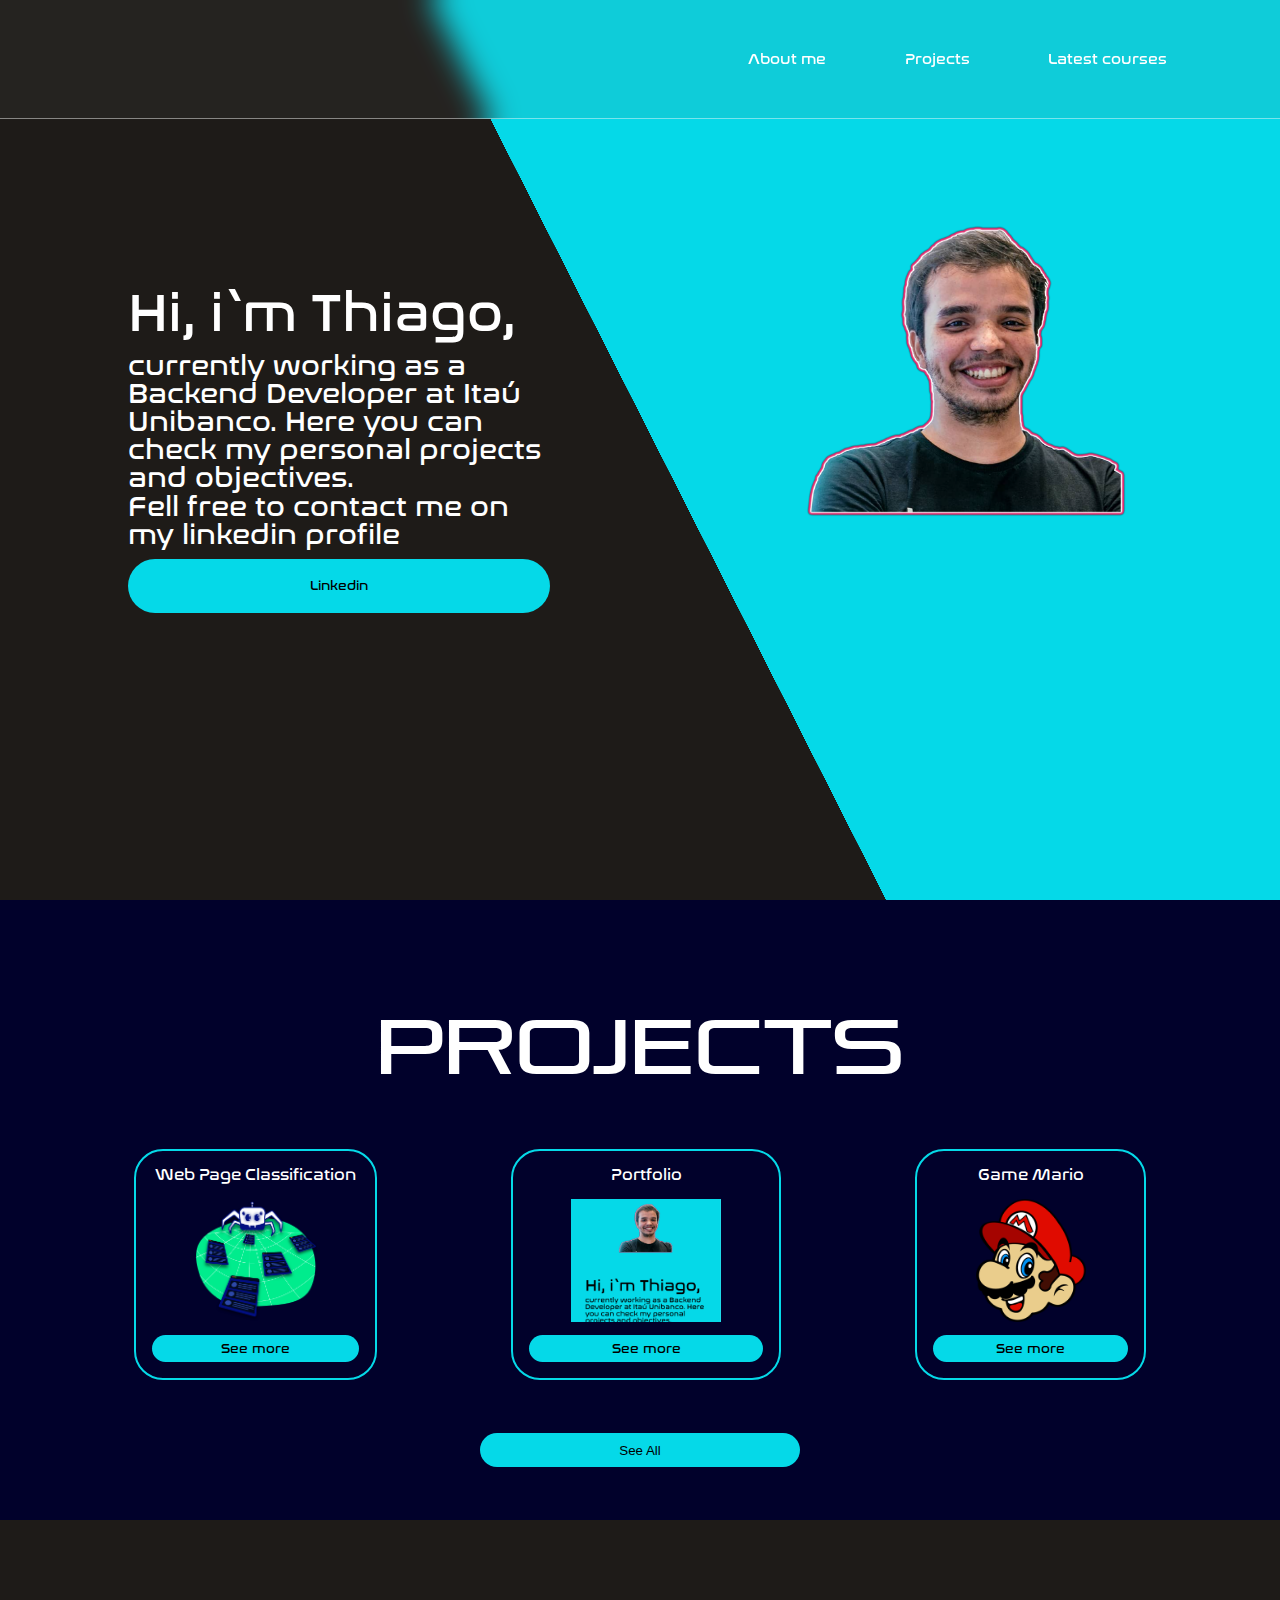
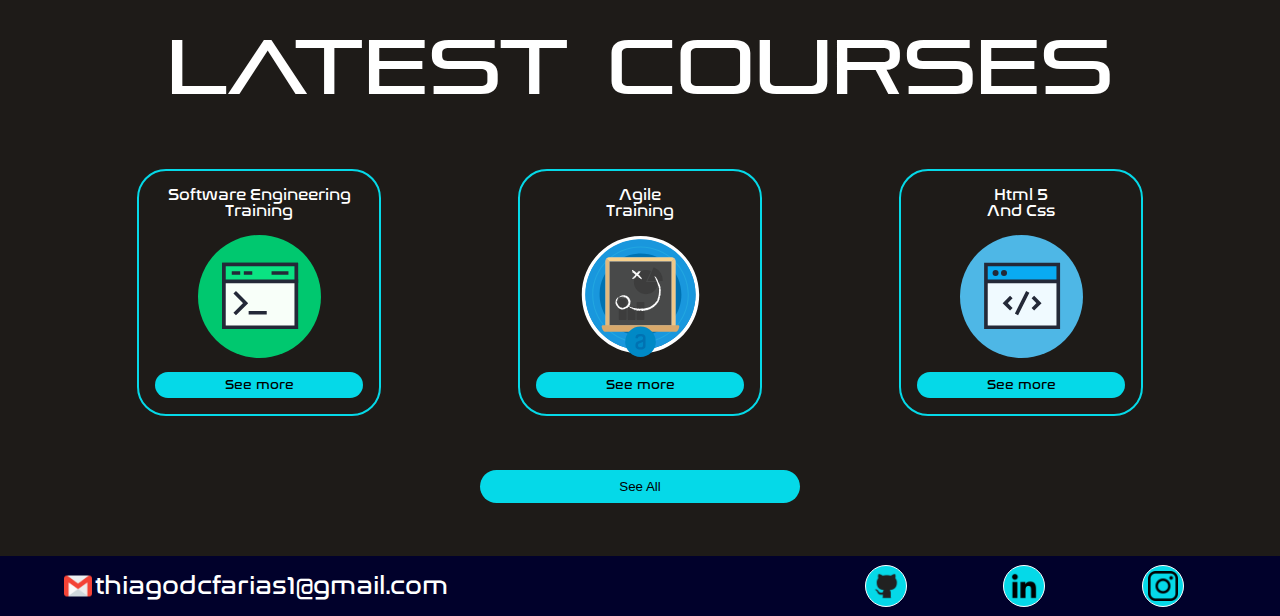
<file: index.html>
<!DOCTYPE html>
<html lang="pt-br">
	<head>
		<meta charset="UTF-8">
		<meta name="viewport" content="width=device-width">
		<title>Portfólio | Thiago Farias </title>
		<link rel="stylesheet" href="./src/css/reset.css">
		<link rel="stylesheet" href="./src/css/style.css">
	</head>
    <body>
    	<header>
			<div class="cabecalho">
                <nav class = 'cabecalho-nav'>
                    <ul class = 'cabecalho-lista' >
                        <li><a href="#sobre-mim">About me</a></li>
                        <li><a href="#projetos">Projects</a></li>
                        <li><a href="#cursos">Latest courses</a></li>
						<li></li>
                    </ul>
                </nav>
			</div>
		</header>
        <main id="sobre-mim">
			<div class = "apresentacao">
            	<p>Hi, i`m Thiago,</p>
				<p> currently working as a Backend Developer at Itaú Unibanco.
                	 Here you can check my personal projects and objectives.</p>
				<p> Fell free to contact me on my linkedin profile</p>
				<a href="https://www.linkedin.com/in/thiagodcfarias/" target="_blank">
					<input type="submit" value="Linkedin" class="linkedin_botao">
				</a>
            	
			</div>
			<div class = 'apresentacao_img'>
					<h1>
						<img class = 'perfil' src="./src/img/perfil_com_borda.png" alt = "Thiago Farias de perfil">
					</h1>
			</div>
            
        </main>
        <section class = 'projetos' id="projetos">
            <h1 class = 'titulo_sessao' >projects</h1>
            <ul>
                <li>
					<h2>Web Page Classification</h2>
					<img src="./src/img/projetos/web-crawler.png" class="projeto_img">
					<a href="https://github.com/Thiagodcfarias/Projetos-Data-Science/tree/main/NLP/Globo_news_web_page_classification" target="_blank">
						<input type="submit" value="See more" class="projeto_botao">
					</a>
				</li>
                <li>
					<h2>Portfolio </h2>
					<img src="./src/img/projetos/portifolio.png" class="projeto_img">
					<a href="https://github.com/Thiagodcfarias/Portifolio" target="_blank">
						<input type="submit" value="See more" class="projeto_botao">
					</a>
				</li>
				<li>
					<h2>Game Mario</h2>
					<img src="./src/img/projetos/game-mario.png" class="projeto_img">
					<a href="https://github.com/Thiagodcfarias/game-mario" target="_blank">
						<input type="submit" value="See more" class="projeto_botao">
					</a>
				</li>
            </ul>
			<a href="https://thiagodcfarias.github.io/Portifolio/projects" class="ver_mais">
				<input type="submit" value="See All">
			</a>
        </section>
        <section class = 'cursos' id = 'cursos'>
            <h1 class = 'titulo_sessao'>latest courses</h1>
            <ul>
				<li>
					<h2>Software Engineering <br>Training</h2>
					<img src="./src/img/certificados/eng_software.svg" class="projeto_img">
					<a href="https://cursos.alura.com.br/user/thiagodcfarias1/degree-engenharia-software-287214/certificate" target="_blank">
						<input type="submit" value="See more" class="projeto_botao">
					</a>
				</li>
                <li>
					<h2>Agile<br>Training</h2>
					<img src="./src/img/certificados/carreira-inovacao-gestao.svg" class="projeto_img">
					<a href="https://cursos.alura.com.br/user/thiagodcfarias1/career/agilista/certificate" target="_blank">
						<input type="submit" value="See more" class="projeto_botao">
					</a>
				</li>
                <li>
					<h2>Html 5 <br> and css</h2>
					<img src="./src/img/certificados/front-end.svg" class="projeto_img">
					<a href="https://cursos.alura.com.br/user/thiagodcfarias1/course/html5-css3-avancando-css/certificate" target="_blank">
						<input type="submit" value="See more" class="projeto_botao">
					</a>
                </li>
            </ul> 
            <a href="https://thiagodcfarias.github.io/Portifolio/courses" class="ver_mais">
				<input type="submit" value="See All">
			</a>
			
        </section>
        <footer>
			<div>
				<img src="./src/img/gmail.png" alt = "Email" class="gmail-logo">
				<p>thiagodcfarias1@gmail.com</p>
			</div>
			<ul>
				<li>
					<a href="https://github.com/Thiagodcfarias"  target="_blank">
						<img src="./src/img/github.png" alt = "Github" class="footer-logo">
					</a>
				</li>
				<li>
					<a href="https://www.linkedin.com/in/thiagodcfarias/"  target="_blank">
						<img src="./src/img/linkedin.png" alt = "Linkedin" class="footer-logo">
					</a>
				</li>
				<li>
					<a href="https://www.instagram.com/masquandothiago/"  target="_blank">
						<img src="./src/img/instagram.png" alt = "Instagram" class="footer-logo">
					</a>
				</li>
			</ul>
		</footer>
    </body>
</file>
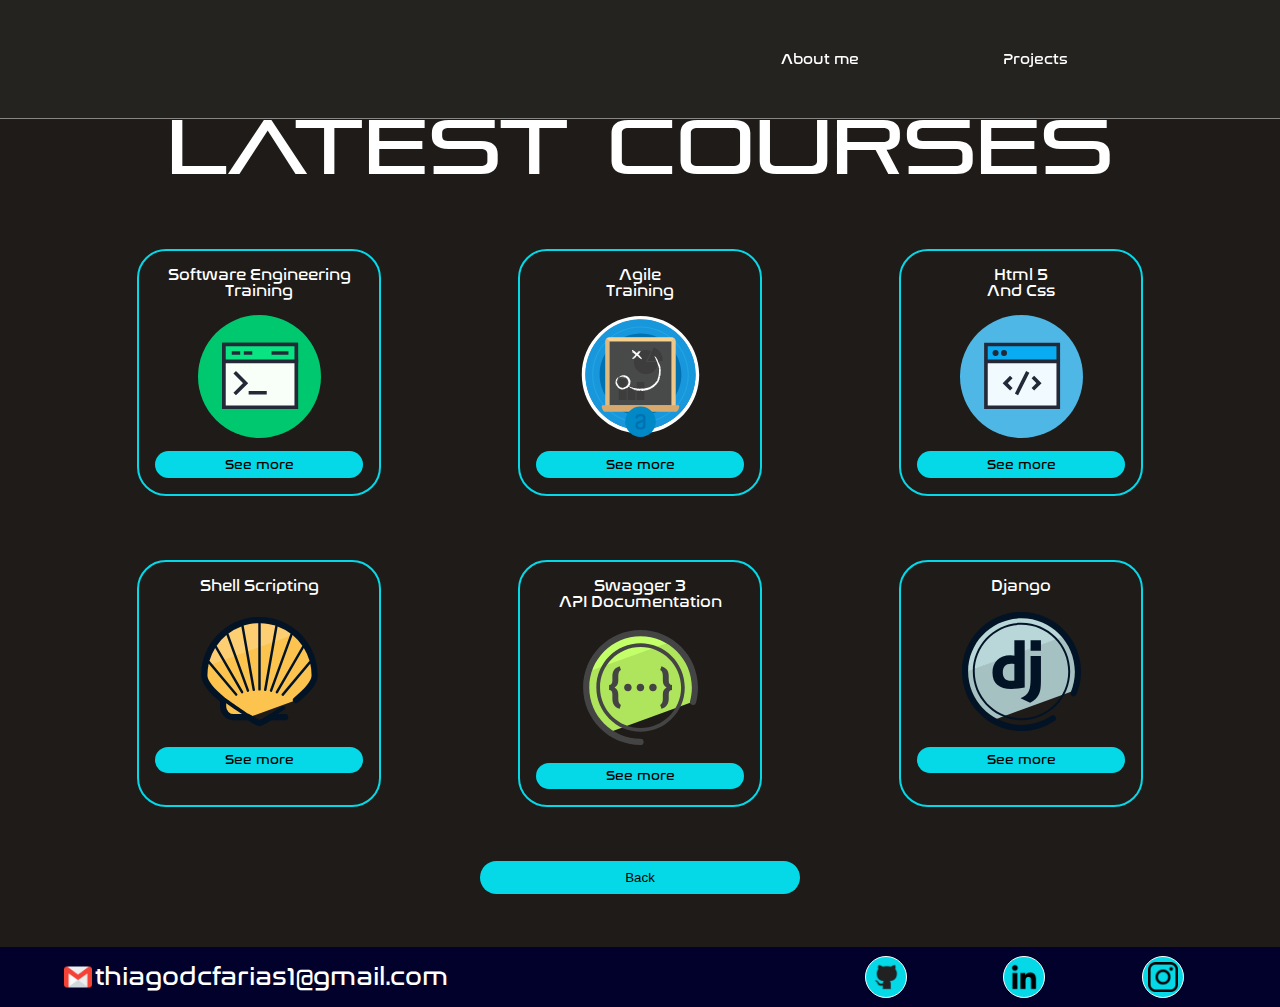
<file: courses.html>
<!DOCTYPE html>
<html lang="pt-br">
	<head>
		<meta charset="UTF-8">
		<meta name="viewport" content="width=device-width">
		<title>Portfólio | Thiago Farias </title>
		<link rel="stylesheet" href="./src/css/reset.css">
		<link rel="stylesheet" href="./src/css/style.css">
	</head>
    <body>
        <header>
			<div class="cabecalho">
                <nav class = 'cabecalho-nav'>
                    <ul class = 'cabecalho-lista' >
                        <li><a href="https://thiagodcfarias.github.io/Portifolio/">About me</a></li>
                        <li><a href="https://thiagodcfarias.github.io/Portifolio/">Projects</a></li>
						<li></li>
                    </ul>
                </nav>
			</div>
		</header>
        <section class = 'cursos' id = 'cursos'>
            <h1 class = 'titulo_sessao'>latest courses</h1>
            <ul>
				<li>
					<h2>Software Engineering <br>Training</h2>
					<img src="./src/img/certificados/eng_software.svg" class="projeto_img">
					<a href="https://cursos.alura.com.br/user/thiagodcfarias1/degree-engenharia-software-287214/certificate" target="_blank">
						<input type="submit" value="See more" class="projeto_botao">
					</a>
				</li>
                <li>
					<h2>Agile<br>Training</h2>
					<img src="./src/img/certificados/carreira-inovacao-gestao.svg" class="projeto_img">
					<a href="https://cursos.alura.com.br/user/thiagodcfarias1/career/agilista/certificate" target="_blank">
						<input type="submit" value="See more" class="projeto_botao">
					</a>
				</li>
                <li>
					<h2>Html 5 <br> and css</h2>
					<img src="./src/img/certificados/front-end.svg" class="projeto_img">
					<a href="https://cursos.alura.com.br/user/thiagodcfarias1/course/html5-css3-avancando-css/certificate" target="_blank">
						<input type="submit" value="See more" class="projeto_botao">
					</a>
                </li>
            </ul>
            <ul>
				<li>
					<h2>Shell Scripting</h2>
					<img src="./src/img/certificados/shell1.svg" class="projeto_img">
					<a href="https://cursos.alura.com.br/user/thiagodcfarias1/course/shellscripting/certificate" target="_blank">
						<input type="submit" value="See more" class="projeto_botao">
					</a>
				</li>
                <li>
					<h2>Swagger 3<br>API Documentation</h2>
					<img src="./src/img/certificados/swagger-documentando-apis.svg" class="projeto_img">
					<a href="https://cursos.alura.com.br/user/thiagodcfarias1/course/swagger-documentando-apis/certificate" target="_blank">
						<input type="submit" value="See more" class="projeto_botao">
					</a>
				</li> 
                <li>
					<h2>Django</h2>
					<img src="./src/img/certificados/django-templates-boas-praticas.svg" class="projeto_img">
					<a href="https://cursos.alura.com.br/user/thiagodcfarias1/course/django-templates-boas-praticas/certificate" target="_blank">
						<input type="submit" value="See more" class="projeto_botao">
					</a>
				</li> 
            </ul> 
            <a href="https://thiagodcfarias.github.io/Portifolio" class="ver_mais">
				<input type="submit" value="Back">
			</a>
        </section>
        <footer>
            <div>
                <img src="./src/img/gmail.png" alt = "Email" class="gmail-logo">
                <p>thiagodcfarias1@gmail.com</p>
            </div>
            <ul>
                <li>
                    <a href="https://github.com/Thiagodcfarias"  target="_blank">
                        <img src="./src/img/github.png" alt = "Github" class="footer-logo">
                    </a>
                </li>
                <li>
                    <a href="https://www.linkedin.com/in/thiagodcfarias/"  target="_blank">
                        <img src="./src/img/linkedin.png" alt = "Linkedin" class="footer-logo">
                    </a>
                </li>
                <li>
                    <a href="https://www.instagram.com/masquandothiago/"  target="_blank">
                        <img src="./src/img/instagram.png" alt = "Instagram" class="footer-logo">
                    </a>
                </li>
            </ul>
        </footer>
</body>
</file>
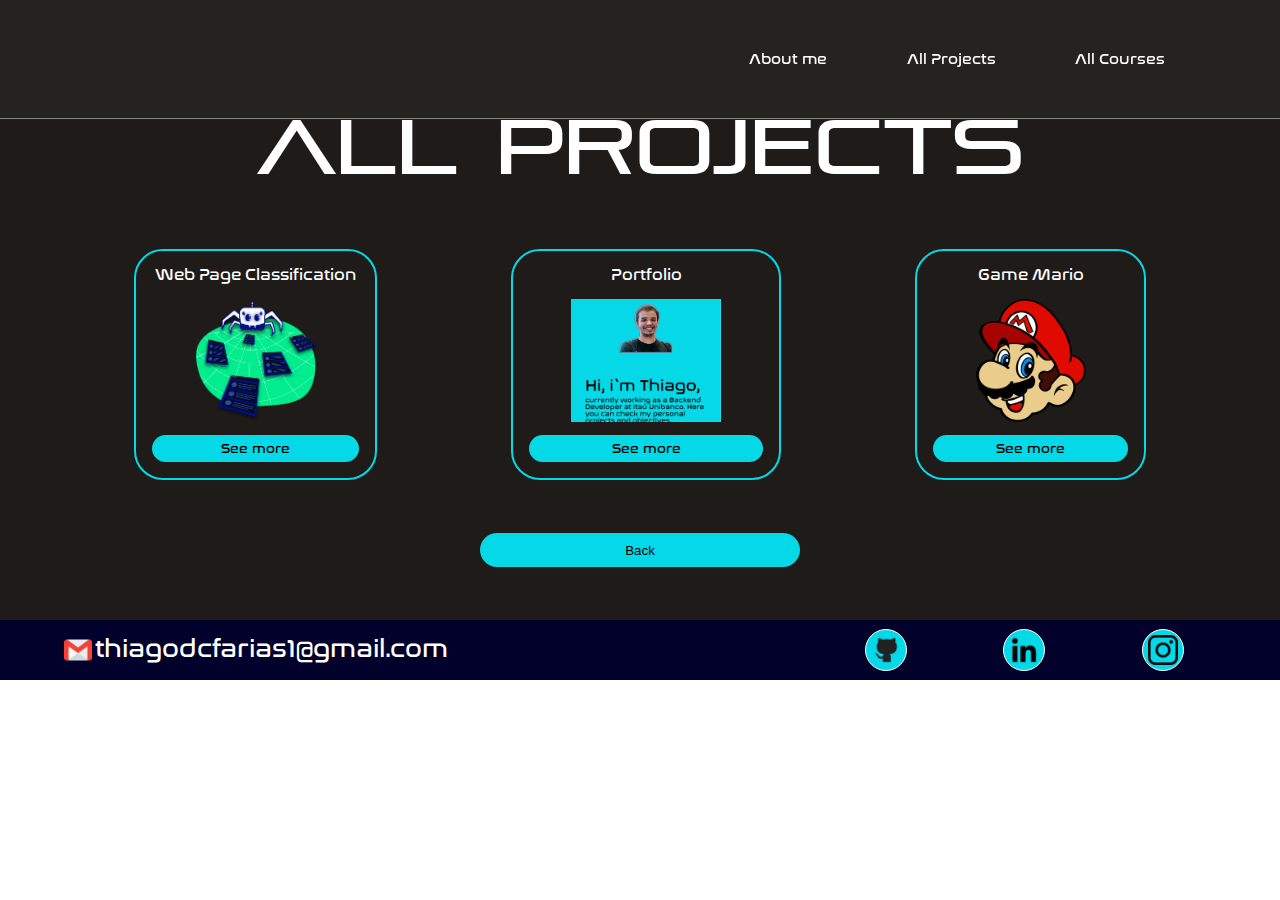
<file: projects.html>
<!DOCTYPE html>
<html lang="pt-br">
	<head>
		<meta charset="UTF-8">
		<meta name="viewport" content="width=device-width">
		<title>Portfólio | Thiago Farias </title>
		<link rel="stylesheet" href="./src/css/reset.css">
		<link rel="stylesheet" href="./src/css/style.css">
	</head>
    <body>
        <header>
			<div class="cabecalho">
                <nav class = 'cabecalho-nav'>
                    <ul class = 'cabecalho-lista' >
                        <li><a href="https://thiagodcfarias.github.io/Portifolio/">About me</a></li>
                        <li><a href="https://thiagodcfarias.github.io/Portifolio/projects">All Projects</a></li>
						<li><a href="https://thiagodcfarias.github.io/Portifolio/courses">All Courses</a></li>
						<li></li>
                    </ul>
                </nav>
			</div>
		</header>
        <section class = 'cursos' id = 'projetos'>
            <h1 class = 'titulo_sessao'>all projects</h1>
            <ul>
				<li>
					<h2>Web Page Classification</h2>
					<img src="./src/img/projetos/web-crawler.png" class="projeto_img">
					<a href="https://github.com/Thiagodcfarias/Projetos-Data-Science/tree/main/NLP/Globo_news_web_page_classification" target="_blank">
						<input type="submit" value="See more" class="projeto_botao">
					</a>
				</li>
                <li>
					<h2>Portfolio </h2>
					<img src="./src/img/projetos/portifolio.png" class="projeto_img">
					<a href="https://github.com/Thiagodcfarias/Portifolio" target="_blank">
						<input type="submit" value="See more" class="projeto_botao">
					</a>
				</li>
				<li>
					<h2>Game Mario</h2>
					<img src="./src/img/projetos/game-mario.png" class="projeto_img">
					<a href="https://github.com/Thiagodcfarias/game-mario" target="_blank">
						<input type="submit" value="See more" class="projeto_botao">
					</a>
				</li>
            </ul> 
            <a href="https://thiagodcfarias.github.io/Portifolio" class="ver_mais">
				<input type="submit" value="Back">
			</a>
        </section>
        <footer>
            <div>
                <img src="./src/img/gmail.png" alt = "Email" class="gmail-logo">
                <p>thiagodcfarias1@gmail.com</p>
            </div>
            <ul>
                <li>
                    <a href="https://github.com/Thiagodcfarias"  target="_blank">
                        <img src="./src/img/github.png" alt = "Github" class="footer-logo">
                    </a>
                </li>
                <li>
                    <a href="https://www.linkedin.com/in/thiagodcfarias/"  target="_blank">
                        <img src="./src/img/linkedin.png" alt = "Linkedin" class="footer-logo">
                    </a>
                </li>
                <li>
                    <a href="https://www.instagram.com/masquandothiago/"  target="_blank">
                        <img src="./src/img/instagram.png" alt = "Instagram" class="footer-logo">
                    </a>
                </li>
            </ul>
        </footer>
</body>
</file>
<file: src/css/style.css>
body {
    font-family: nasalization;
}
.cabecalho {
    width: 100%;
    height: 12%;
    position: fixed;
    z-index: 1;
    display: flex;
    align-items: center;
    background: rgba(100, 100, 100, 0.11);
    backdrop-filter: blur(15px);
    border-bottom: solid 1px rgba(255, 255, 255, 0.452);
    padding: 5px 5px;
    justify-content: flex-end;
}

.cabecalho-nav{
    width: 45%;
}

.cabecalho-lista{
    display: flex;
    justify-content: space-around;
}

.cabecalho-lista a {
    color: rgb(255, 255, 255);
    font-size: 15px;
    transition: ease-in-out 0.3s;
}
.cabecalho-lista a:hover {
    color:	#ff2a6d;
    text-decoration: underline;
}

main{
    background: linear-gradient(63.13deg, #1E1B18 51.04%, #05d9e8 51.05%);
    height: 100vh;
    display: flex;
    align-items: center;
    justify-content: space-between;

}

.apresentacao{
    width: 45%;
    box-sizing: border-box;
    padding-left: 10%;
    padding-right: 2%;
    
}

.apresentacao_img{
    width: 50%;
    box-sizing: border-box;
    padding-left: 13%;
    padding-right: 2%;
    height: 50%;
    animation: desenhoAnimacao 2.1s infinite alternate-reverse linear;
}

.perfil {
    width: 20em;
}

.apresentacao p {
    color: white;
    font-size: 2.2vw;
}

.apresentacao p:first-of-type {
    font-size: 4.2vw;
    margin-bottom: 0.2em;
}

.linkedin_botao {
    width: 100%;
    height: 4em;
    margin-top: 0.8em;
    background-color: #05d9e8;
    justify-content: center;
    align-items: center;
    border-radius: 62px;
    transition: ease-in-out 0.2s;
    border: none;
    font-family: nasalization;
}

.linkedin_botao:hover{
    background-color:#ff2a6d;
    color: white;
}

.linkedin_botao:active{
    background-color:#05d9e8;
    transition: none;
    color: black;
}

.projetos{
    background: #01012b;
}

.titulo_sessao {
    font-family: Pirulen Font;
    font-size: 6vmax;
    display: block;
    text-align: center;
    padding-top: 108px;
    color: white;
    text-transform: capitalize;
}

.projetos h2{
    font-size: 1em;
    color: white;
    text-transform: capitalize; 
}

.projetos ul {
    display: flex;
    flex-wrap: wrap;
    justify-content: space-evenly;
    margin-top: 2em;
}

.projetos li{
    display: inline-block;
    color: #05d9e8;
    margin-top: 2em ;
    padding: 1em;
    text-align: center;
    vertical-align: top;
    border: 2px solid;
    border-radius: 29px;
    box-sizing: border-box;
}

.projetos li:hover{
    color:#ff2a6d;
}

.projetos li:active{
    color:#05d9e8;
}

.projetos p{
    color: white;
}

.projeto_botao {
    width: 100%;
    height: 2em;
    margin-top: 0.8em;
    background-color: #05d9e8;
    justify-content: center;
    align-items: center;
    border-radius: 62px;
    border: none;
    font-family: nasalization;
}

.projeto_botao:hover{
    background-color:#ff2a6d;
    color: white;
}

.projeto_botao:active{
    background-color:#05d9e8;
    transition: none;
    color: black;
}

.projeto_img {
    height: 123px;
    margin-top: 1em;
}

.cursos{
    background: #1E1B18;
}

.cursos h2{
    font-size: 1em;
    color: white;
    text-transform: capitalize; 
}

.cursos ul {
    display: flex;
    flex-wrap: wrap;
    justify-content: space-evenly;
    margin-top: 2em;
}

.cursos li{
    display: inline-block;
    color: #05d9e8;
    margin-top: 2em ;
    padding: 1em;
    text-align: center;
    vertical-align: top;
    border: 2px solid;
    border-radius: 29px;
    box-sizing: border-box;
}

.cursos li:hover{
    color:#ff2a6d;
}

.cursos li:active{
    color:#05d9e8;
}

.cursos p{
    color: white;
}

.ver_mais{
    display: flex;
    justify-content: center;
    align-items: center;
}

.ver_mais input{
    width: 25%;
    height: 2.5em;
    margin-top: 4em;
    margin-bottom: 4em;
    background-color: #05d9e8;
    justify-content: center;
    align-items: center;
    border-radius: 62px;
    border: none;
}

.ver_mais input:hover{
    background-color:#ff2a6d;
    color: white;
}

.ver_mais input:active{
    background-color:#05d9e8;
    color: black;
}

footer{
    background: #01012b;
    height: 60px;
    display: flex;
    justify-content: space-between;
}

footer div {
    display: flex;
    justify-content: center;
    margin-left: 5%;
    align-items: center;
}

.gmail-logo{
    width: 31px;
    height: 28px;
    margin-right: 1%;
}


footer p{
    color: white;
    font-size: 2.8vmin;
}

footer ul{
    display: flex;
    width: 40%;
    justify-content: space-evenly;
    align-items: center;
}

footer li{
    background-color: #05d9e8;
    border: 1px solid white;
    border-radius: 35px;
    width: 40px;
    height: 40px;
    text-align: center;
}

footer li:hover{
    background-color: #ff2a6d;
}


.footer-logo{
    width: 30px;
    margin-top: 5px;
}

@font-face { 
    font-family: Pirulen Font; 
    src: url('../fonts/pirulenrgregular.otf'); 
} 

@font-face { 
    font-family: nasalization; 
    src: url('../fonts/nasalization.otf'); 
} 

@keyframes pulsate {
    100% {
      /* Larger blur radius */
      text-shadow:
      0 0 2px #fff,
      0 0 5px #fff,
      0 0 10px #fff,
      0 0 15px #05d9e8,
      0 0 18px #05d9e8;
    }
    0% {
        /* Smaller blur radius */
        text-shadow:
        0 0 1px #fff,
        0 0 3px #fff,
        0 0 6px #fff,
        0 0 8px #05d9e8,
        0 0 11px #05d9e8;
      }
  }

@keyframes desenhoAnimacao {
    0% { transform: translateY(0); }
    100% { transform: translateY(-25px); }
}

@media(max-width:950px){
    
    .cabecalho{
        height: 8%;
    }

    .cabecalho-nav {
        width: 100%;
    }

    main{
        flex-wrap: wrap;
        height: auto;
        background: #05d9e8;
    }

    .apresentacao{
        width: 100%;
        box-sizing: border-box;
        padding-left: 10%;
        padding-right: 10%;
        order: 2;
    }
    .apresentacao_img h1{
        text-align: center;
        order: 1;
        padding-top: 120px;
    }

    .apresentacao p {
        color: black;
        font-size: 4.4vmin;
        margin-bottom: 0.5em;
    }
    
    .apresentacao p:first-of-type {
        font-size: 10.2vmin;
        margin-bottom: 0.2em;
        margin-top: 1em;
    }

    .linkedin_botao {
            width: 100%;
            height: 4em;
            margin-top: 2em;
            margin-bottom: 5.5em;
            background-color: #ff2a6d;
            color: white;
    }
    .linkedin_botao:hover{
        background-color:#01012b;
        color: white;
    }
    
    .linkedin_botao:active{
        background-color: #ff2a6d;
        color: white;
    }

    .apresentacao_img {
        width: 100%;
        box-sizing: border-box;
        padding-left: 10%;
        padding-right: 10%;
        height: 50%;
    }

    .perfil {
        width: 31vmax;
    }
    
    .ver_mais input{
        width: 60%;
    }

    footer ul {
        width: 46%;
    }
}
</file>
